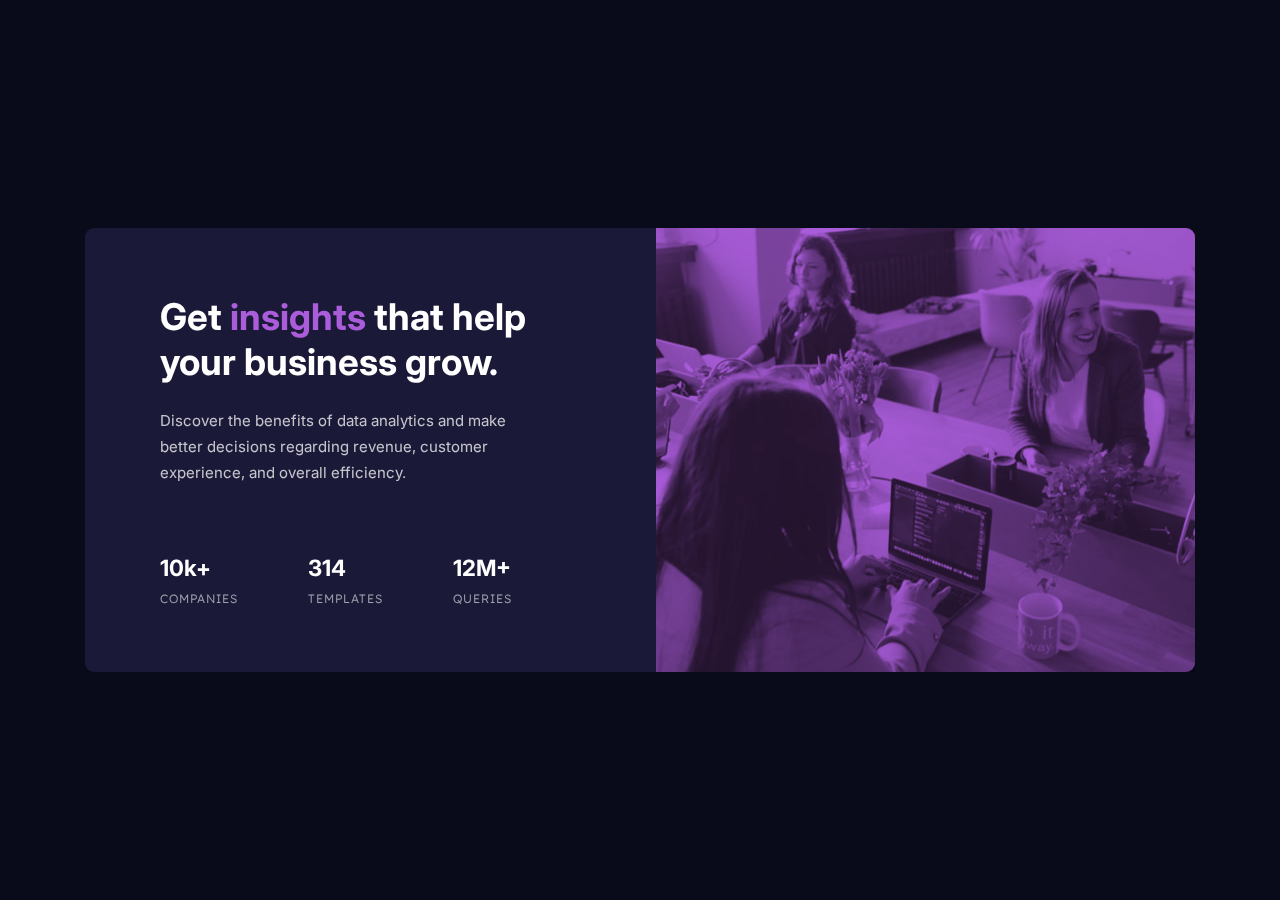
<file: index.html>
<!DOCTYPE html>
<html lang="en">
<head>
  <meta charset="UTF-8">
  <meta name="viewport" content="width=device-width, initial-scale=1.0"> 
  <link rel="icon" type="image/png" sizes="32x32" href="./images/favicon-32x32.png">
  <link rel="stylesheet" href="css/style.css">
  <title>Frontend Mentor | Stats preview card component</title>

  <style>
    .attribution { font-size: 11px; text-align: center; }
    .attribution a { color: hsl(228, 45%, 44%); }
  </style>
</head>
<body>
  <main>
    <div class="container">
            <div class="txt">
              <div class="box">
                  <h1>
                    Get <span> insights </span> that help your business grow.
                  </h1> 
                  <p>
                      Discover the benefits of data analytics and make better decisions regarding revenue, customer 
                      experience, and overall efficiency.
                  </p>
            
                  <div class="number_container">
                    <div class="comp">
                      <h2>10k+ </h2>  
                      <span class="c">companies</span> 
                    </div>
                  
                    <div class="temp">
                        <h2> 314</h2>
                        <span class="t">templates</span> 
                    </div>
                      
                    <div class="que">
                      <h2 class="m"> 12m+ </h2> 
                      <span class="q">queries</span> 
                    </div>  
                  </div>     
              </div>    
          </div>
              <div class="mainpic">
                <div class="overlay"></div>
            </div>
    </div>
      <!-- <div class="attribution">
        Challenge by <a href="https://www.frontendmentor.io?ref=challenge" target="_blank">Frontend Mentor</a>. 
        Coded by <a href="#">Your Name Here</a>.
      </div> -->
  </main>
</body>
</html>
</file>
<file: css/style.css>
@import url("https://fonts.googleapis.com/css2?family=Inter:wght@200;300;400;600;700&family=Lexend+Deca:wght@200;300&display=swap");
*,
*::after,
*::before {
  -webkit-box-sizing: border-box;
          box-sizing: border-box;
}

* {
  margin: 0;
  padding: 0;
}

body {
  margin: 0;
  padding: 0;
  width: 100vw;
  height: 100vh;
  background-color: #090b1a;
  display: -webkit-box;
  display: -ms-flexbox;
  display: flex;
  place-items: center;
  -webkit-box-pack: center;
      -ms-flex-pack: center;
          justify-content: center;
}

main .container {
  display: -webkit-box;
  display: -ms-flexbox;
  display: flex;
  place-items: center;
  -webkit-box-pack: center;
      -ms-flex-pack: center;
          justify-content: center;
  -webkit-box-orient: horizontal;
  -webkit-box-direction: normal;
      -ms-flex-direction: row;
          flex-direction: row;
  width: 100%;
  height: 100%;
  background-color: #1b1938;
  margin-top: .9rem;
  margin: auto;
  border-top-left-radius: 9px;
  border-bottom-left-radius: 9px;
  border-top-right-radius: 9px;
  border-bottom-right-radius: 9px;
}

main .container .txt {
  width: 35.7rem;
  height: 27.8rem;
  display: -ms-grid;
  display: grid;
  overflow: hidden;
  color: white;
  padding: 4.7rem;
}

main .container .txt h1 {
  margin-top: -8px;
  line-height: 2.8rem;
  font-size: clamp(2.3rem, 1.6vw, 1.8rem);
  font-weight: 700;
  font-family: Inter;
}

main .container .txt h1 span {
  color: #aa5cdb;
}

main .container .txt p {
  margin-top: 1.5rem;
  font-weight: 400;
  font-family: Inter;
  font-size: clamp(15px, 1.3vw, 0.8rem);
  color: rgba(255, 255, 255, 0.75);
  line-height: 1.6rem;
  width: 23rem;
}

main .container .mainpic {
  background: #aa5cdb;
  width: 33.7rem;
  height: 27.8rem;
  border-top-right-radius: 9px;
  border-bottom-right-radius: 9px;
}

main .container .mainpic .overlay {
  mix-blend-mode: multiply;
  background: url("../img/banner.jpg") no-repeat;
  width: 100%;
  height: 100%;
  opacity: 0.8;
}

main .number_container {
  margin-top: 4.3rem;
  display: -webkit-box;
  display: -ms-flexbox;
  display: flex;
  -webkit-box-pack: justify;
      -ms-flex-pack: justify;
          justify-content: space-between;
  font-size: clamp(1rem, 0.6vw, 0.5rem);
  font-weight: 400;
  font-family: Inter;
  width: 22rem;
}

main .number_container .m,
main .number_container span.c,
main .number_container span.t,
main .number_container span.q {
  text-transform: uppercase;
}

main .number_container h2 {
  font-weight: 700;
  font-family: Inter;
  font-size: clamp(1.4rem, 1vh, 0.3rem);
  margin: 0 0 6px;
}

main .number_container span.c,
main .number_container span.t,
main .number_container span.q {
  font-weight: 300;
  font-family: "Lexend Deca";
  font-size: clamp(12px, 1vh, 0.8rem);
  letter-spacing: 1px;
  color: rgba(255, 255, 255, 0.6);
}

@media (max-width: 600px) {
  main .container {
    -webkit-box-orient: vertical;
    -webkit-box-direction: reverse;
        -ms-flex-direction: column-reverse;
            flex-direction: column-reverse;
    width: 17.2rem;
    height: 36.4rem;
  }
  main .container .txt {
    width: 16rem;
    height: 30rem;
    display: -ms-grid;
    display: grid;
    overflow: hidden;
    color: white;
    padding: 1.1rem;
  }
  main .container .txt h1 {
    width: 13rem;
    text-align: center;
    margin-top: 0;
    line-height: 1.3rem;
    font-size: clamp(1.3rem, 1.6vw, 1.1rem);
    font-weight: 700;
    font-family: Inter;
  }
  main .container .txt h1 span {
    color: #aa5cdb;
  }
  main .container .txt p {
    margin-top: .9rem;
    font-weight: 400;
    font-family: Inter;
    font-size: clamp(13px, 1.3vw, 0.8rem);
    color: rgba(255, 255, 255, 0.75);
    line-height: 1.2rem;
    width: 14rem;
    text-align: center;
  }
  main .container .mainpic {
    background: #aa5cdb;
    width: 275px;
    height: 200px;
    border-top-right-radius: 9px;
    border-top-left-radius: 9px;
    border-bottom-right-radius: 0px;
  }
  main .container .mainpic .overlay {
    mix-blend-mode: multiply;
    background: url("../img/image-header-mobile.jpg") no-repeat;
    background-size: 300px;
    opacity: 0.8;
  }
  main .container .number_container {
    margin-top: 2rem;
    display: -ms-grid;
    display: grid;
    -webkit-box-pack: center;
        -ms-flex-pack: center;
            justify-content: center;
    font-size: clamp(0.6rem, 0.6vw, 0.2rem);
    font-weight: 400;
    font-family: Inter;
    width: 230px;
    height: 200px;
  }
  main .container .number_container .m,
  main .container .number_container span.c,
  main .container .number_container span.t,
  main .container .number_container span.q {
    text-transform: uppercase;
  }
  main .container .number_container h2 {
    font-weight: 700;
    font-family: Inter;
    font-size: clamp(1rem, 1vh, 0.3rem);
    margin: 0 0 6px;
  }
  main .container .number_container span.c,
  main .container .number_container span.t,
  main .container .number_container span.q {
    font-weight: 300;
    font-family: "Lexend Deca";
    font-size: clamp(12px, 1vh, 0.8rem);
    letter-spacing: 1px;
    color: rgba(255, 255, 255, 0.6);
  }
}
/*# sourceMappingURL=style.css.map */
</file>
